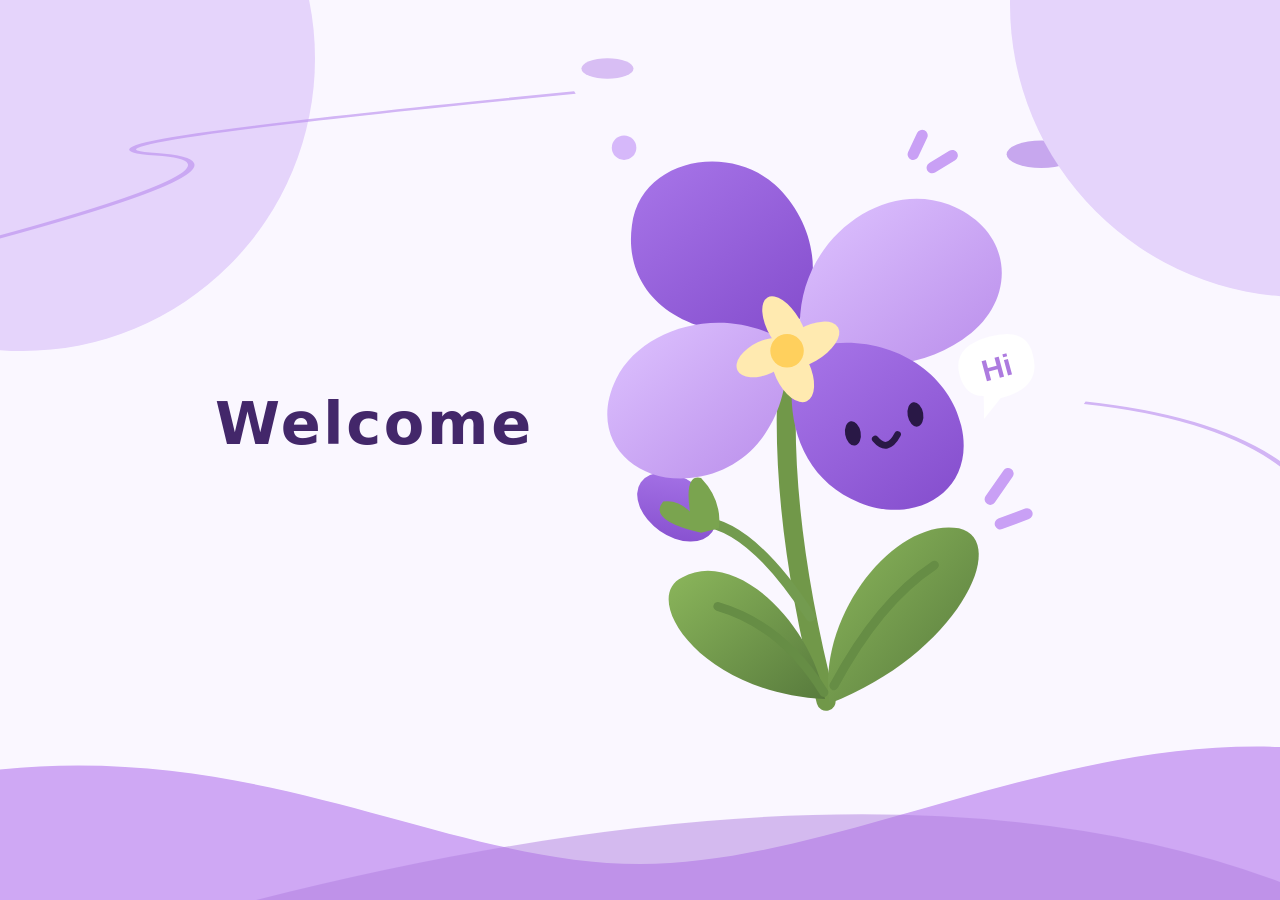
<file: web/launch-art.html>
<!doctype html>
<html lang="zh-CN"><head><meta charset="utf-8"><meta name="viewport" content="width=device-width,initial-scale=1,viewport-fit=cover">
<title>欢迎来到理工搭子局</title>
<style>
*{box-sizing:border-box}html,body{margin:0;width:100%;height:100%;overflow:hidden}body{position:fixed;inset:0;contain:paint}
body{--bg:#faf7ff;--ink:#43276a;--soft:#e5d4fb;--wave:#cfa8f4;background:var(--bg);font-family:system-ui,sans-serif;color:var(--ink);display:grid;place-items:center}
body:before,body:after{content:"";position:absolute;width:65vmin;height:65vmin;border-radius:50%;background:var(--soft);z-index:0}
body:before{left:-30vmin;top:-26vmin}body:after{right:-35vmin;top:-32vmin}
.composition{position:relative;z-index:1;display:flex;flex-direction:column;align-items:center;justify-content:center;width:100%;height:100%;padding: max(24px,env(safe-area-inset-top)) 20px max(90px,env(safe-area-inset-bottom));gap:clamp(4px,2vh,24px)}
h1{font-size:clamp(28px,7.36vmin,59px);line-height:1.2;margin:0;font-weight:600;letter-spacing:.045em;white-space:nowrap}
.flower{display:block;width:min(90vw,460px);height:min(58vh,560px);min-height:0;overflow:visible}
.waves{position:absolute;inset:auto 0 0;width:100%;height:20%;color:var(--wave)}
.line{position:absolute;inset:0;width:100%;height:100%;stroke:#bd92f0;fill:none;stroke-width:3;opacity:.65}
@media(orientation:landscape){.composition{flex-direction:row;gap:4vw;padding:18px 5vw 70px}.flower{width:min(48vw,480px);height:75vh}h1{font-size:clamp(26px,7.36vh,59px)}}
@media(prefers-color-scheme:dark){body{--bg:#17121f;--ink:#eee2ff;--soft:#2d203e;--wave:#50336b}.line{stroke:#79549f}.flower{filter:brightness(.92)}}
</style></head><body>
<svg class="line" viewBox="0 0 590 1050" preserveAspectRatio="none" aria-hidden="true"><path d="M-20 290Q130 190 72 180T265 108M500 470Q610 500 620 660"/><circle cx="280" cy="80" r="12" fill="#c7a0ef" stroke="none"/><circle cx="480" cy="180" r="16" fill="#ac7de5" stroke="none"/></svg>
<div class="composition"><h1>Welcome</h1>
<svg class="flower" viewBox="0 0 430 540" role="img" aria-label="向你打招呼的紫色小花">
<defs><linearGradient id="violet" x2=".8" y2="1"><stop stop-color="#a876e9"/><stop offset="1" stop-color="#8750cf"/></linearGradient><linearGradient id="lilac" x2="1" y2="1"><stop stop-color="#dec3ff"/><stop offset="1" stop-color="#ba8eeb"/></linearGradient><linearGradient id="leaf" x2="1" y2="1"><stop stop-color="#8bb65b"/><stop offset="1" stop-color="#587b3d"/></linearGradient></defs>
<g stroke-linecap="round"><path d="M216 518Q175 358 181 235" stroke="#719849" stroke-width="17" fill="none"/><path d="M215 516C103 511 49 425 87 407c48-27 117 42 128 109Z" fill="url(#leaf)"/><path d="M219 520c-12-79 59-167 116-157 47 11-2 113-116 157Z" fill="url(#leaf)"/><path d="M214 510q-37-60-95-77m104 71q40-75 90-108" stroke="#668d45" stroke-width="8" fill="none"/>
<path d="M202 442q-54-83-99-85" stroke="#739b4f" stroke-width="9" fill="none"/><ellipse cx="82" cy="344" rx="39" ry="26" transform="rotate(35 82 344)" fill="url(#violet)"/><path d="M104 367q-48-11-34-28 13-2 24 9-5-34 10-30 19 20 16 45Z" fill="#7aa44f"/>
<path d="M184 188C83 199 34 151 42 92 49 33 127 17 170 55c36 33 48 89 14 133Z" fill="url(#violet)"/>
<path d="M193 190c-7-80 70-141 133-117 61 24 61 89 12 121-42 28-99 32-145-4Z" fill="url(#lilac)"/>
<path d="M181 197c-54-36-130-15-153 32-26 53 15 94 66 89 58-6 91-57 87-121Z" fill="url(#lilac)"/>
<path d="M190 205c66-25 134 10 147 66 14 58-40 90-91 69-55-22-70-81-56-135Z" fill="url(#violet)"/>
<g fill="#ffeab0"><ellipse cx="179" cy="183" rx="15" ry="31" transform="rotate(-30 179 183)"/><ellipse cx="199" cy="199" rx="32" ry="16" transform="rotate(-30 199 199)"/><ellipse cx="186" cy="222" rx="16" ry="30" transform="rotate(-25 186 222)"/><ellipse cx="161" cy="210" rx="27" ry="15" transform="rotate(-25 161 210)"/></g><circle cx="181" cy="204" r="15" fill="#ffd05d"/>
<g fill="#291846"><ellipse cx="240" cy="278" rx="7" ry="11" transform="rotate(-10 240 278)"/><ellipse cx="296" cy="261" rx="7" ry="11" transform="rotate(-10 296 261)"/><path d="M260 283q11 13 20-4" stroke="#291846" stroke-width="6" fill="none"/></g>
<g transform="translate(340 219) rotate(-15)"><path d="M-6 5q0-26 35-26t33 27q0 29-38 29L5 49l5-20Q-6 25-6 5" fill="#fff"/><text x="28" y="17" text-anchor="middle" font-family="sans-serif" font-size="27" font-weight="bold" fill="#ad7bdf">Hi</text></g>
<path d="m294 28 8-17m9 29 18-11M363 337l16-23m-7 45 24-9" stroke="#c9a0f5" stroke-width="10" fill="none"/><circle cx="35" cy="22" r="11" fill="#d6b8fa"/>
</g></svg></div>
<svg class="waves" viewBox="0 0 1000 200" preserveAspectRatio="none" aria-hidden="true"><path d="M0 55C210 25 350 160 500 160S820 20 1000 30V200H0Z" fill="currentColor"/><path d="M200 200Q700 20 1000 180V200Z" fill="#af7fe0" opacity=".5"/></svg>
</body></html>
</file>
